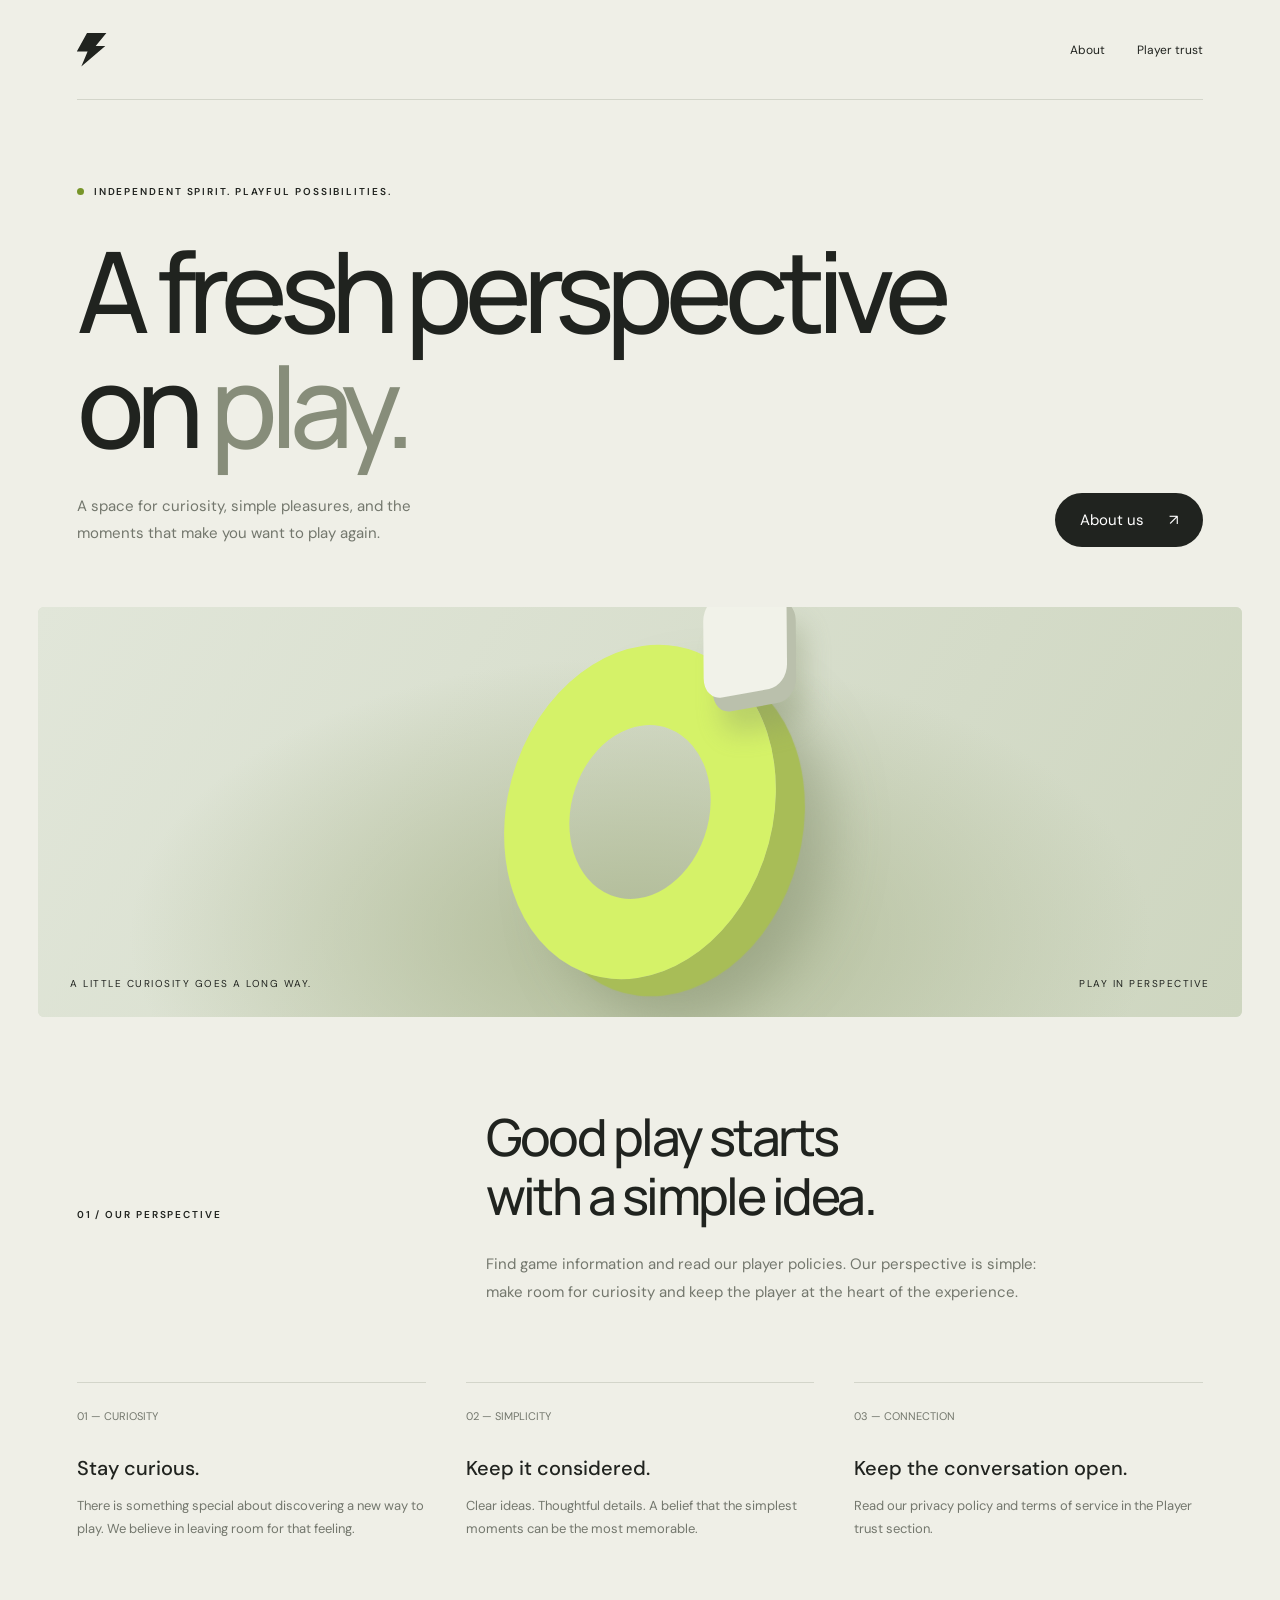
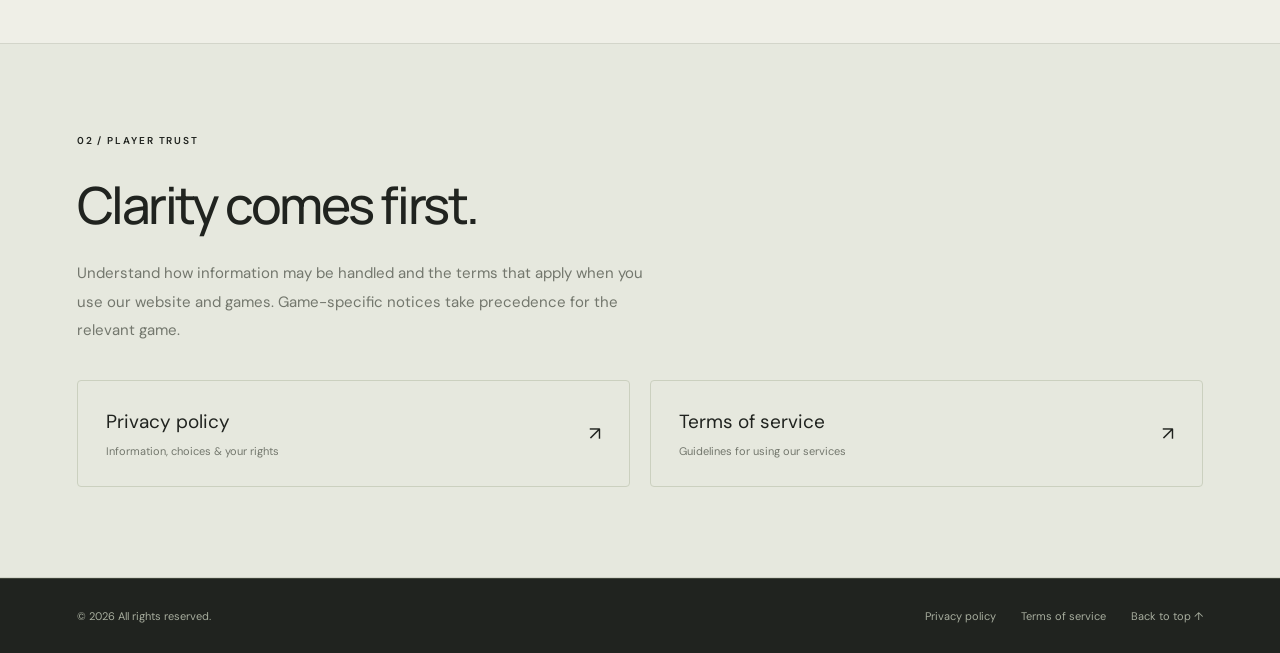
<file: index.html>
<!DOCTYPE html>
<html lang="en">
<head>
<meta charset="UTF-8"><meta name="viewport" content="width=device-width, initial-scale=1">
<meta name="description" content="A fresh perspective on play. Company information, player support, privacy policy and terms of service."><meta name="theme-color" content="#efefe7"><title>A fresh perspective on play.</title>
<style>
@import url('https://fonts.googleapis.com/css2?family=DM+Sans:wght@400;500;600;700&family=Manrope:wght@400;500;600;700;800&display=swap');
:root{--paper:#efefe7;--ink:#20231f;--muted:#73776d;--lime:#d5f268;--line:#d3d5ca}*{box-sizing:border-box}html{scroll-behavior:smooth;scroll-padding-top:100px}body{margin:0;background:var(--paper);color:var(--ink);font:15px 'DM Sans',Arial,sans-serif}a{color:inherit;text-decoration:none}button{font:inherit;cursor:pointer}header{height:100px;display:flex;align-items:center;justify-content:space-between;margin:0 6%;border-bottom:1px solid var(--line)}.brand{display:flex;gap:12px;align-items:center;font-size:13px;letter-spacing:.04em;font-weight:800}.mark{height:34px;width:30px;background:var(--ink);clip-path:polygon(35% 0,100% 0,63% 40%,95% 40%,15% 100%,36% 56%,0 56%)}nav{display:flex;gap:32px;align-items:center;font-size:12px}nav a:hover,footer a:hover{color:#71872b}.pill{border:1px solid var(--ink);border-radius:40px;padding:12px 20px;display:inline-flex;gap:25px;align-items:center}.hero{padding:85px 6% 60px;position:relative;overflow:hidden}.eyebrow{text-transform:uppercase;font-size:10px;letter-spacing:.19em;display:flex;gap:10px;align-items:center;font-weight:600}.dot{width:7px;height:7px;background:#779529;border-radius:50%;display:inline-block}h1{font-family:Manrope,Arial,sans-serif;font-size:clamp(64px,8.8vw,136px);font-weight:500;letter-spacing:-.075em;line-height:1.02;margin:35px 0 30px;position:relative;z-index:1}h1 span{color:#878d7a}.hero-bottom{display:flex;justify-content:space-between;align-items:end;gap:30px}.hero-bottom p{color:var(--muted);max-width:340px;line-height:1.8;margin:0}.solid{background:var(--ink);color:white;border:0;padding:17px 25px}.visual{height:410px;margin:0 3%;border-radius:6px;background:#d9dfcf;overflow:hidden;position:relative;display:flex;align-items:center;justify-content:center}.visual:before{content:'';position:absolute;inset:0;background:radial-gradient(ellipse at 50% 80%,#afba95,transparent 60%),linear-gradient(120deg,#e1e6d9,#ced6c0)}.orbit{width:300px;height:300px;border:72px solid var(--lime);border-radius:50%;transform:rotate(-32deg) skew(-14deg);box-shadow:23px 30px 1px #a8bd57,40px 65px 50px #89957588;position:relative}.orbit:after{content:'';position:absolute;width:92px;height:92px;background:#f1f2e9;right:-125px;top:-56px;border-radius:20px;transform:rotate(20deg);box-shadow:10px 14px 0 #bac0ac,20px 35px 25px #84906a55}.visual-label{position:absolute;bottom:27px;left:32px;font-size:10px;letter-spacing:.15em}.visual-label.right{left:auto;right:32px}.section{padding:90px 6%;border-bottom:1px solid var(--line)}.intro{display:grid;grid-template-columns:1fr 2fr;gap:50px}h2{font-family:Manrope,Arial,sans-serif;font-weight:500;letter-spacing:-.05em;font-size:clamp(32px,4vw,58px);line-height:1.15;margin:0 0 25px}.copy{color:var(--muted);line-height:1.9;max-width:570px}.values{display:grid;grid-template-columns:repeat(3,1fr);gap:40px;margin-top:60px}.value{border-top:1px solid var(--line);padding-top:22px}.num{font-size:11px;color:var(--muted)}h3{font-size:20px;font-weight:500;margin:30px 0 10px}.value p{font-size:13px;line-height:1.8;color:var(--muted)}.policies{background:#e6e8de}.policy-links{display:grid;grid-template-columns:1fr 1fr;gap:20px;margin-top:35px}.policy-link{border:1px solid #cbd0bf;background:transparent;padding:28px;text-align:left;display:flex;justify-content:space-between;align-items:center;font-size:19px;border-radius:4px}.policy-link:hover{background:var(--lime)}.policy-link small{display:block;font-size:11px;color:var(--muted);margin-top:10px}.contact{background:var(--ink);color:var(--paper);padding:75px 6%}.contact .eyebrow{color:#b0b7a4}.contact h2{margin-top:28px}.email{display:inline-block;font-size:clamp(18px,3.4vw,46px);letter-spacing:-.035em;border-bottom:1px solid #777c6f;padding-bottom:12px;margin-top:12px;overflow-wrap:anywhere}footer{background:var(--ink);color:#a7ad9e;display:flex;justify-content:space-between;padding:30px 6%;border-top:1px solid #3f443a;font-size:11px;gap:20px}footer div{display:flex;gap:25px}dialog{width:min(800px,92vw);max-height:85vh;border:0;border-radius:12px;background:var(--paper);color:var(--ink);padding:0;box-shadow:0 30px 100px #0005}dialog::backdrop{background:#151a14aa;backdrop-filter:blur(7px)}.dialog-head{position:sticky;top:0;background:var(--paper);padding:22px 30px;display:flex;justify-content:space-between;align-items:center;border-bottom:1px solid var(--line)}.close{border:1px solid var(--line);background:transparent;border-radius:50%;width:36px;height:36px;font-size:22px}.legal{padding:25px 35px 40px;line-height:1.8;font-size:14px}.legal h2{font-size:36px}.legal h3{font-size:18px;margin-top:28px}.legal a{text-decoration:underline}.legal p,.legal li{color:#626859}.legal .note{padding:15px;background:#e1e6d5;font-size:12px}::selection{background:var(--lime);color:var(--ink)}@media(max-width:700px){header{height:80px}nav{gap:16px}nav .pill{display:none}.hero{padding-top:55px}h1{font-size:66px}.hero-bottom{align-items:start;flex-direction:column}.visual{height:320px;margin:0 4%}.orbit{width:210px;height:210px;border-width:50px}.orbit:after{width:65px;height:65px;right:-90px}.visual-label.right{display:none}.section{padding:60px 6%}.intro{grid-template-columns:1fr;gap:25px}.values{grid-template-columns:1fr;gap:20px;margin-top:30px}.value h3{margin-top:20px}.policy-links{grid-template-columns:1fr}.contact{padding:60px 6%}footer{flex-direction:column}.legal{padding:25px}.brand{font-size:11px}.dialog-head{padding:15px 22px}}
</style>
</head>
<body>
<header><a class="brand" href="#" aria-label="Home"><span class="mark"></span></a><nav aria-label="Main navigation"><a href="#about">About</a><a href="#trust">Player trust</a></nav></header>
<main><section class="hero"><div class="eyebrow"><span class="dot"></span> Independent spirit. Playful possibilities.</div><h1>A fresh perspective<br>on <span>play.</span></h1><div class="hero-bottom"><p>A space for curiosity, simple pleasures, and the moments that make you want to play again.</p><a class="pill solid" href="#about">About us <span>↗</span></a></div></section>
<div class="visual" role="img" aria-label="Sculptural lime green ring and floating ivory cube"><div class="orbit"></div><span class="visual-label">A LITTLE CURIOSITY GOES A LONG WAY.</span><span class="visual-label right">PLAY IN PERSPECTIVE</span></div>
<section id="about" class="section"><div class="intro"><div class="eyebrow">01 / Our perspective</div><div><h2>Good play starts<br>with a simple idea.</h2><p class="copy">Find game information and read our player policies. Our perspective is simple: make room for curiosity and keep the player at the heart of the experience.</p></div></div><div class="values"><article class="value"><span class="num">01 — CURIOSITY</span><h3>Stay curious.</h3><p>There is something special about discovering a new way to play. We believe in leaving room for that feeling.</p></article><article class="value"><span class="num">02 — SIMPLICITY</span><h3>Keep it considered.</h3><p>Clear ideas. Thoughtful details. A belief that the simplest moments can be the most memorable.</p></article><article class="value"><span class="num">03 — CONNECTION</span><h3>Keep the conversation open.</h3><p>Read our privacy policy and terms of service in the Player trust section.</p></article></div></section>
<section id="trust" class="section policies"><div class="eyebrow">02 / Player trust</div><h2 style="margin-top:28px">Clarity comes first.</h2><p class="copy">Understand how information may be handled and the terms that apply when you use our website and games. Game-specific notices take precedence for the relevant game.</p><div class="policy-links"><a class="policy-link" href="privacy.html"> <span>Privacy policy<small>Information, choices & your rights</small></span><span>↗</span></a><a class="policy-link" href="terms.html"><span>Terms of service<small>Guidelines for using our services</small></span><span>↗</span></a></div></section>
</main>
<footer><span>© <span id="year">2026</span> All rights reserved.</span><div><a href="privacy.html">Privacy policy</a><a href="terms.html">Terms of service</a><a href="#">Back to top ↑</a></div></footer>

<script>if(location.hash==='#privacy')location.replace('privacy.html');if(location.hash==='#terms')location.replace('terms.html');document.getElementById('year').textContent=new Date().getFullYear();</script></body></html>
</file>
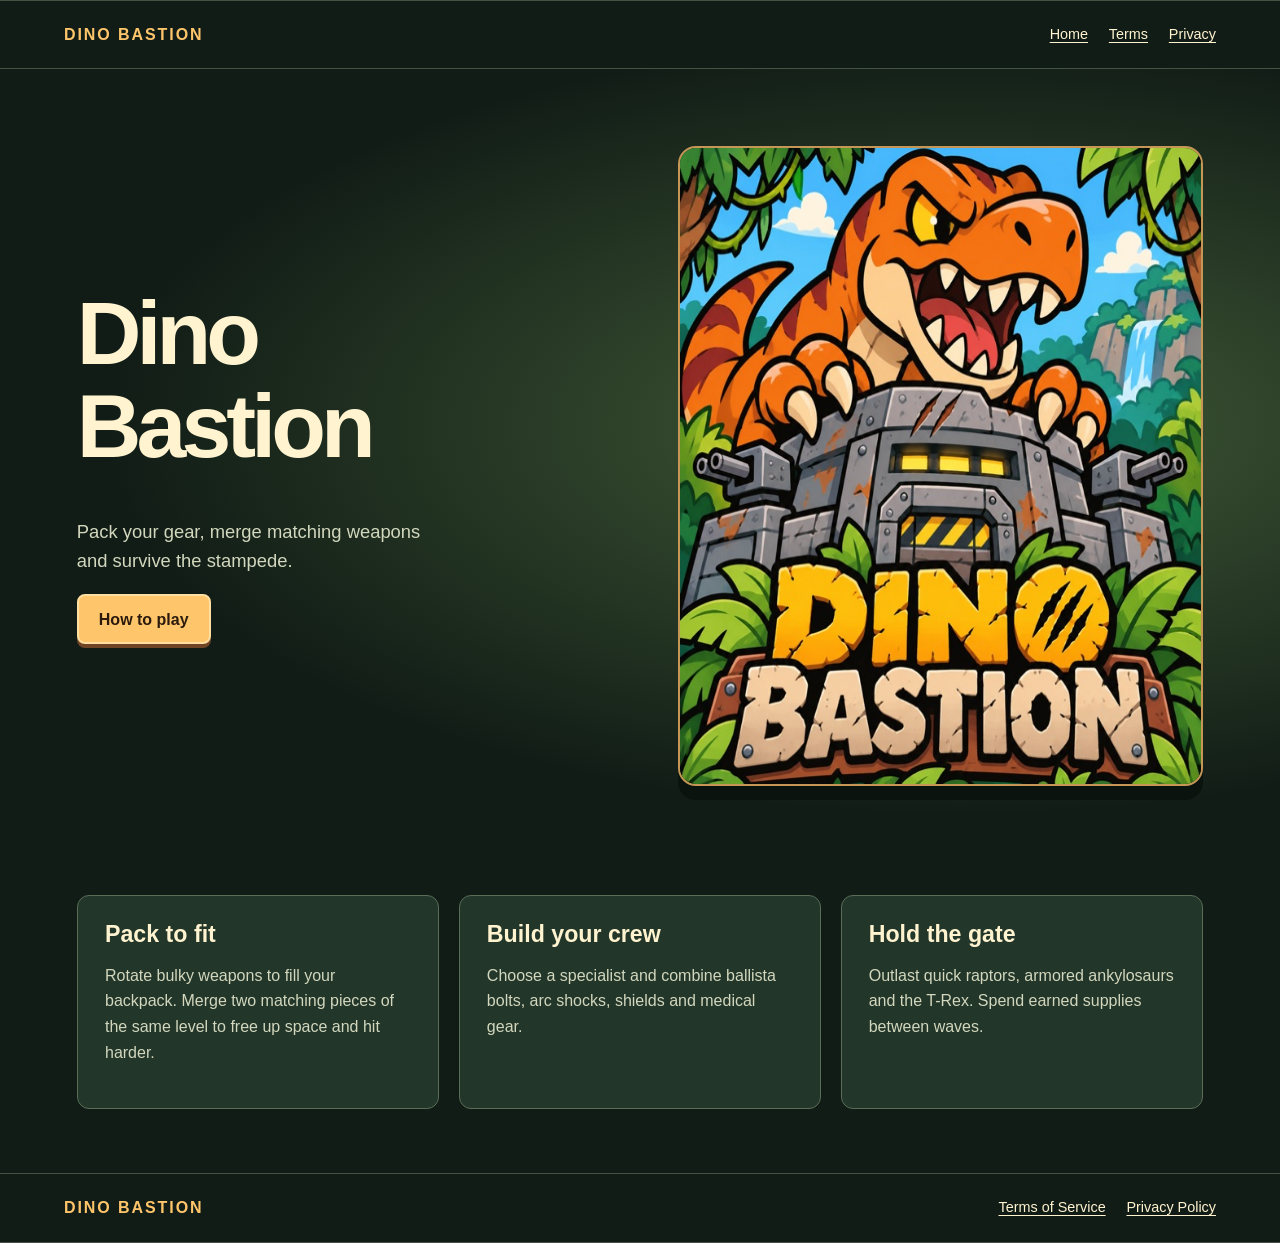
<file: dino-bastion/index.html>
<!doctype html><html lang="en"><head><meta charset="utf-8"><meta name="viewport" content="width=device-width,initial-scale=1"><meta name="description" content="Dino Bastion, a dinosaur survival backpack strategy game."><title>Dino Bastion — Backpack Survival</title><link rel="stylesheet" href="style.css"></head><body><header><a class="brand" href="index.html">DINO BASTION</a><nav aria-label="Main"><a href="index.html">Home</a><a href="terms.html">Terms</a><a href="privacy.html">Privacy</a></nav></header><main><section class="hero"><div><h1>Dino<br>Bastion</h1><p>Pack your gear, merge matching weapons and survive the stampede.</p><a class="cta" href="#how-to-play">How to play</a></div><img src="cover.jpg" alt="A cartoon Tyrannosaurus looming over the Dino Bastion gate" width="640" height="640"></section><section class="features" id="how-to-play" aria-label="How to play"><article><h2>Pack to fit</h2><p>Rotate bulky weapons to fill your backpack. Merge two matching pieces of the same level to free up space and hit harder.</p></article><article><h2>Build your crew</h2><p>Choose a specialist and combine ballista bolts, arc shocks, shields and medical gear.</p></article><article><h2>Hold the gate</h2><p>Outlast quick raptors, armored ankylosaurs and the T-Rex. Spend earned supplies between waves.</p></article></section></main><footer><a class="brand" href="index.html">DINO BASTION</a><nav aria-label="Legal"><a href="terms.html">Terms of Service</a><a href="privacy.html">Privacy Policy</a></nav></footer></body></html>
</file>
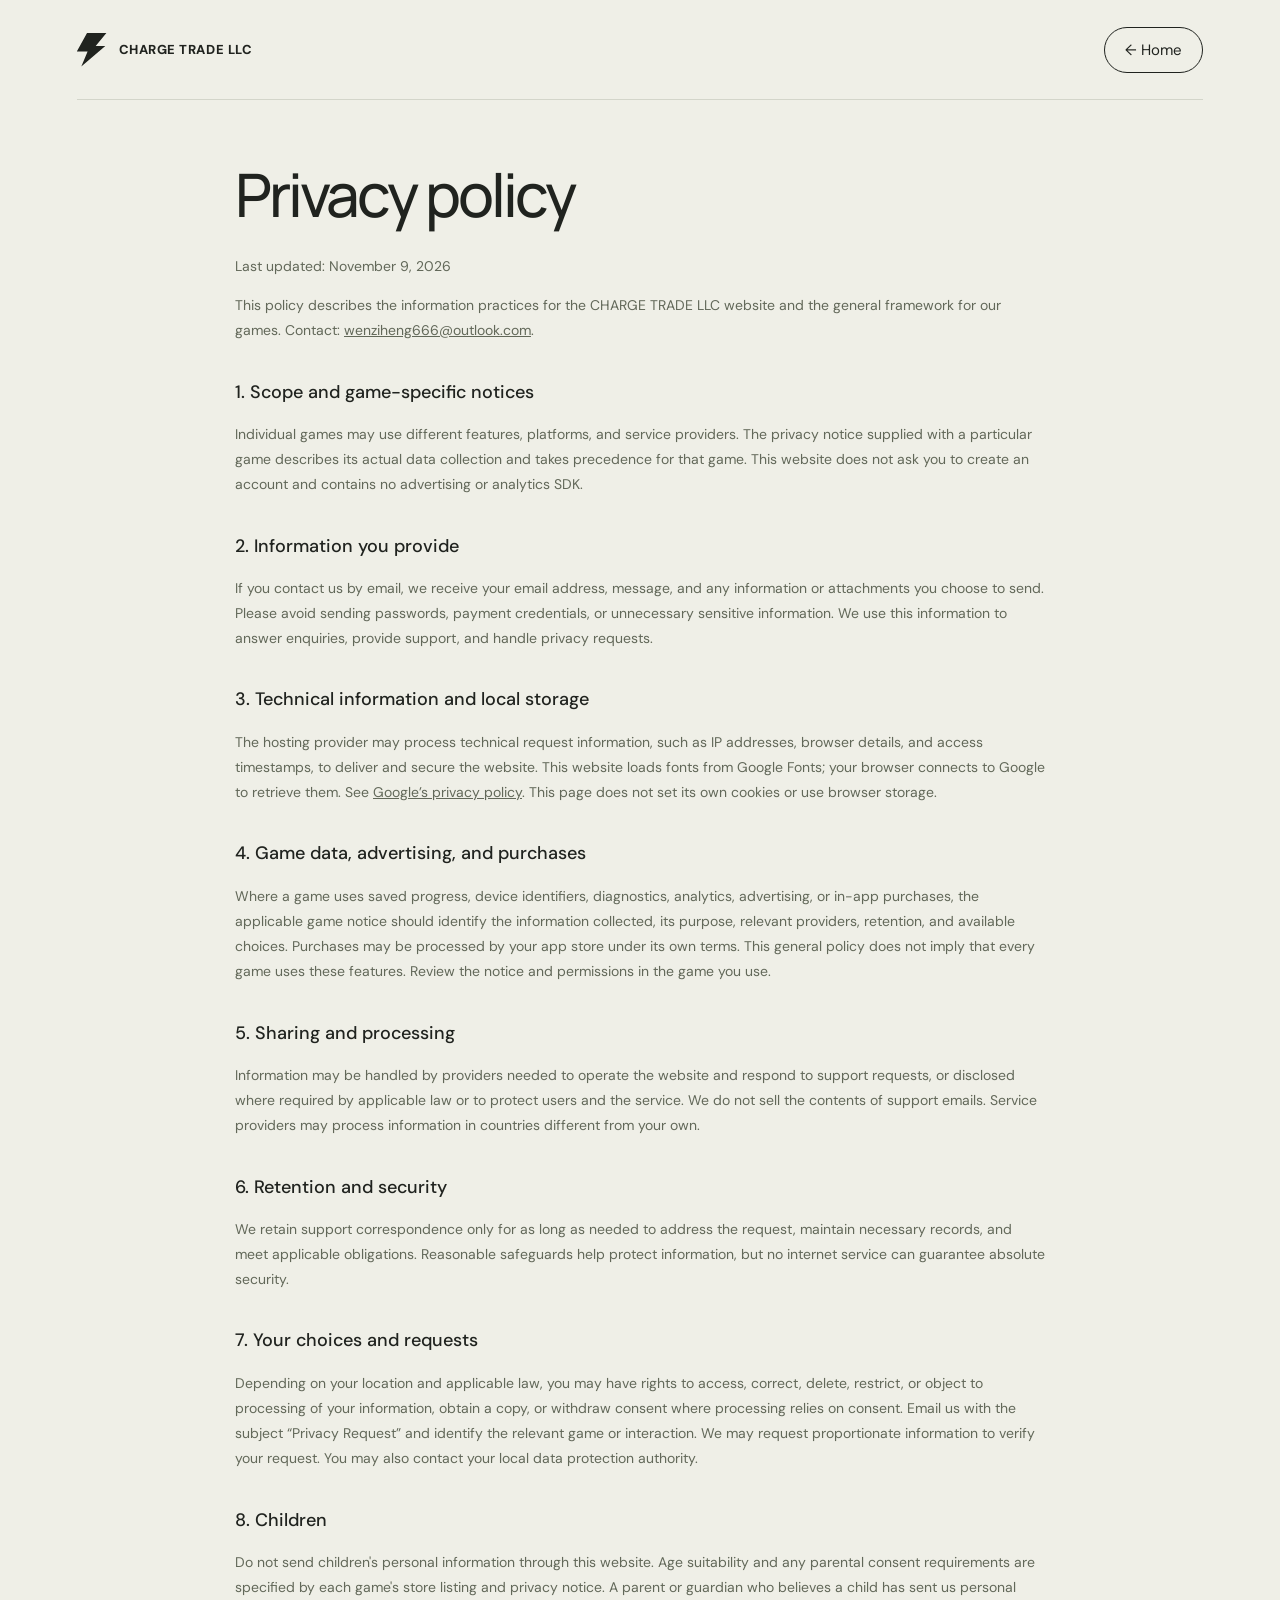
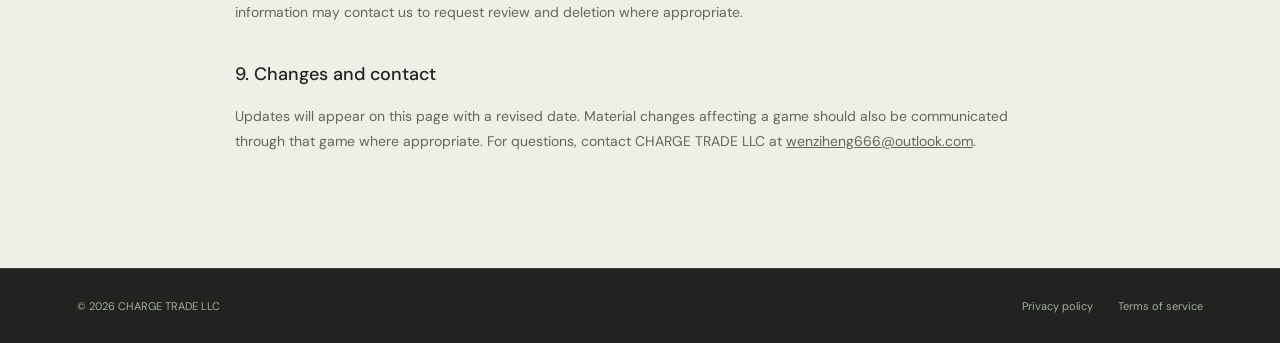
<file: privacy.html>
<!DOCTYPE html><html lang="en"><head><meta charset="UTF-8"><meta name="viewport" content="width=device-width, initial-scale=1"><title>Privacy Policy | CHARGE TRADE LLC</title><style>
@import url('https://fonts.googleapis.com/css2?family=DM+Sans:wght@400;500;600;700&family=Manrope:wght@400;500;600;700;800&display=swap');
:root{--paper:#efefe7;--ink:#20231f;--muted:#73776d;--lime:#d5f268;--line:#d3d5ca}*{box-sizing:border-box}html{scroll-behavior:smooth;scroll-padding-top:100px}body{margin:0;background:var(--paper);color:var(--ink);font:15px 'DM Sans',Arial,sans-serif}a{color:inherit;text-decoration:none}button{font:inherit;cursor:pointer}header{height:100px;display:flex;align-items:center;justify-content:space-between;margin:0 6%;border-bottom:1px solid var(--line)}.brand{display:flex;gap:12px;align-items:center;font-size:13px;letter-spacing:.04em;font-weight:800}.mark{height:34px;width:30px;background:var(--ink);clip-path:polygon(35% 0,100% 0,63% 40%,95% 40%,15% 100%,36% 56%,0 56%)}nav{display:flex;gap:32px;align-items:center;font-size:12px}nav a:hover,footer a:hover{color:#71872b}.pill{border:1px solid var(--ink);border-radius:40px;padding:12px 20px;display:inline-flex;gap:25px;align-items:center}.hero{padding:85px 6% 60px;position:relative;overflow:hidden}.eyebrow{text-transform:uppercase;font-size:10px;letter-spacing:.19em;display:flex;gap:10px;align-items:center;font-weight:600}.dot{width:7px;height:7px;background:#779529;border-radius:50%;display:inline-block}h1{font-family:Manrope,Arial,sans-serif;font-size:clamp(64px,8.8vw,136px);font-weight:500;letter-spacing:-.075em;line-height:1.02;margin:35px 0 30px;position:relative;z-index:1}h1 span{color:#878d7a}.hero-bottom{display:flex;justify-content:space-between;align-items:end;gap:30px}.hero-bottom p{color:var(--muted);max-width:340px;line-height:1.8;margin:0}.solid{background:var(--ink);color:white;border:0;padding:17px 25px}.visual{height:410px;margin:0 3%;border-radius:6px;background:#d9dfcf;overflow:hidden;position:relative;display:flex;align-items:center;justify-content:center}.visual:before{content:'';position:absolute;inset:0;background:radial-gradient(ellipse at 50% 80%,#afba95,transparent 60%),linear-gradient(120deg,#e1e6d9,#ced6c0)}.orbit{width:300px;height:300px;border:72px solid var(--lime);border-radius:50%;transform:rotate(-32deg) skew(-14deg);box-shadow:23px 30px 1px #a8bd57,40px 65px 50px #89957588;position:relative}.orbit:after{content:'';position:absolute;width:92px;height:92px;background:#f1f2e9;right:-125px;top:-56px;border-radius:20px;transform:rotate(20deg);box-shadow:10px 14px 0 #bac0ac,20px 35px 25px #84906a55}.visual-label{position:absolute;bottom:27px;left:32px;font-size:10px;letter-spacing:.15em}.visual-label.right{left:auto;right:32px}.section{padding:90px 6%;border-bottom:1px solid var(--line)}.intro{display:grid;grid-template-columns:1fr 2fr;gap:50px}h2{font-family:Manrope,Arial,sans-serif;font-weight:500;letter-spacing:-.05em;font-size:clamp(32px,4vw,58px);line-height:1.15;margin:0 0 25px}.copy{color:var(--muted);line-height:1.9;max-width:570px}.values{display:grid;grid-template-columns:repeat(3,1fr);gap:40px;margin-top:60px}.value{border-top:1px solid var(--line);padding-top:22px}.num{font-size:11px;color:var(--muted)}h3{font-size:20px;font-weight:500;margin:30px 0 10px}.value p{font-size:13px;line-height:1.8;color:var(--muted)}.policies{background:#e6e8de}.policy-links{display:grid;grid-template-columns:1fr 1fr;gap:20px;margin-top:35px}.policy-link{border:1px solid #cbd0bf;background:transparent;padding:28px;text-align:left;display:flex;justify-content:space-between;align-items:center;font-size:19px;border-radius:4px}.policy-link:hover{background:var(--lime)}.policy-link small{display:block;font-size:11px;color:var(--muted);margin-top:10px}.contact{background:var(--ink);color:var(--paper);padding:75px 6%}.contact .eyebrow{color:#b0b7a4}.contact h2{margin-top:28px}.email{display:inline-block;font-size:clamp(18px,3.4vw,46px);letter-spacing:-.035em;border-bottom:1px solid #777c6f;padding-bottom:12px;margin-top:12px;overflow-wrap:anywhere}footer{background:var(--ink);color:#a7ad9e;display:flex;justify-content:space-between;padding:30px 6%;border-top:1px solid #3f443a;font-size:11px;gap:20px}footer div{display:flex;gap:25px}dialog{width:min(800px,92vw);max-height:85vh;border:0;border-radius:12px;background:var(--paper);color:var(--ink);padding:0;box-shadow:0 30px 100px #0005}dialog::backdrop{background:#151a14aa;backdrop-filter:blur(7px)}.dialog-head{position:sticky;top:0;background:var(--paper);padding:22px 30px;display:flex;justify-content:space-between;align-items:center;border-bottom:1px solid var(--line)}.close{border:1px solid var(--line);background:transparent;border-radius:50%;width:36px;height:36px;font-size:22px}.legal{padding:25px 35px 40px;line-height:1.8;font-size:14px}.legal h2{font-size:36px}.legal h3{font-size:18px;margin-top:28px}.legal a{text-decoration:underline}.legal p,.legal li{color:#626859}.legal .note{padding:15px;background:#e1e6d5;font-size:12px}::selection{background:var(--lime);color:var(--ink)}@media(max-width:700px){header{height:80px}nav{gap:16px}nav .pill{display:none}.hero{padding-top:55px}h1{font-size:66px}.hero-bottom{align-items:start;flex-direction:column}.visual{height:320px;margin:0 4%}.orbit{width:210px;height:210px;border-width:50px}.orbit:after{width:65px;height:65px;right:-90px}.visual-label.right{display:none}.section{padding:60px 6%}.intro{grid-template-columns:1fr;gap:25px}.values{grid-template-columns:1fr;gap:20px;margin-top:30px}.value h3{margin-top:20px}.policy-links{grid-template-columns:1fr}.contact{padding:60px 6%}footer{flex-direction:column}.legal{padding:25px}.brand{font-size:11px}.dialog-head{padding:15px 22px}}

.legal-page{max-width:850px;margin:40px auto 80px;padding:0 20px}.legal-page .legal{padding:20px 0}.legal-page .legal h2{font-size:clamp(36px,7vw,60px)}.legal-page .legal h3{margin-top:32px}</style></head><body><header><a class="brand" href="index.html"><span class="mark"></span>CHARGE TRADE LLC</a><a class="pill" href="index.html">← Home</a></header><main class="legal-page"><article class="legal"><h2 id="privacy-title">Privacy policy</h2><p>Last updated: November 9, 2026</p><p>This policy describes the information practices for the CHARGE TRADE LLC website and the general framework for our games. Contact: <a href="mailto:wenziheng666@outlook.com">wenziheng666@outlook.com</a>.</p><h3>1. Scope and game-specific notices</h3><p>Individual games may use different features, platforms, and service providers. The privacy notice supplied with a particular game describes its actual data collection and takes precedence for that game. This website does not ask you to create an account and contains no advertising or analytics SDK.</p><h3>2. Information you provide</h3><p>If you contact us by email, we receive your email address, message, and any information or attachments you choose to send. Please avoid sending passwords, payment credentials, or unnecessary sensitive information. We use this information to answer enquiries, provide support, and handle privacy requests.</p><h3>3. Technical information and local storage</h3><p>The hosting provider may process technical request information, such as IP addresses, browser details, and access timestamps, to deliver and secure the website. This website loads fonts from Google Fonts; your browser connects to Google to retrieve them. See <a href="https://policies.google.com/privacy" target="_blank" rel="noopener noreferrer">Google’s privacy policy</a>. This page does not set its own cookies or use browser storage.</p><h3>4. Game data, advertising, and purchases</h3><p>Where a game uses saved progress, device identifiers, diagnostics, analytics, advertising, or in-app purchases, the applicable game notice should identify the information collected, its purpose, relevant providers, retention, and available choices. Purchases may be processed by your app store under its own terms. This general policy does not imply that every game uses these features. Review the notice and permissions in the game you use.</p><h3>5. Sharing and processing</h3><p>Information may be handled by providers needed to operate the website and respond to support requests, or disclosed where required by applicable law or to protect users and the service. We do not sell the contents of support emails. Service providers may process information in countries different from your own.</p><h3>6. Retention and security</h3><p>We retain support correspondence only for as long as needed to address the request, maintain necessary records, and meet applicable obligations. Reasonable safeguards help protect information, but no internet service can guarantee absolute security.</p><h3>7. Your choices and requests</h3><p>Depending on your location and applicable law, you may have rights to access, correct, delete, restrict, or object to processing of your information, obtain a copy, or withdraw consent where processing relies on consent. Email us with the subject “Privacy Request” and identify the relevant game or interaction. We may request proportionate information to verify your request. You may also contact your local data protection authority.</p><h3>8. Children</h3><p>Do not send children's personal information through this website. Age suitability and any parental consent requirements are specified by each game's store listing and privacy notice. A parent or guardian who believes a child has sent us personal information may contact us to request review and deletion where appropriate.</p><h3>9. Changes and contact</h3><p>Updates will appear on this page with a revised date. Material changes affecting a game should also be communicated through that game where appropriate. For questions, contact CHARGE TRADE LLC at <a href="mailto:wenziheng666@outlook.com">wenziheng666@outlook.com</a>.</p></article></main><footer><span>© 2026 CHARGE TRADE LLC</span><div><a href="privacy.html">Privacy policy</a><a href="terms.html">Terms of service</a></div></footer></body></html>
</file>
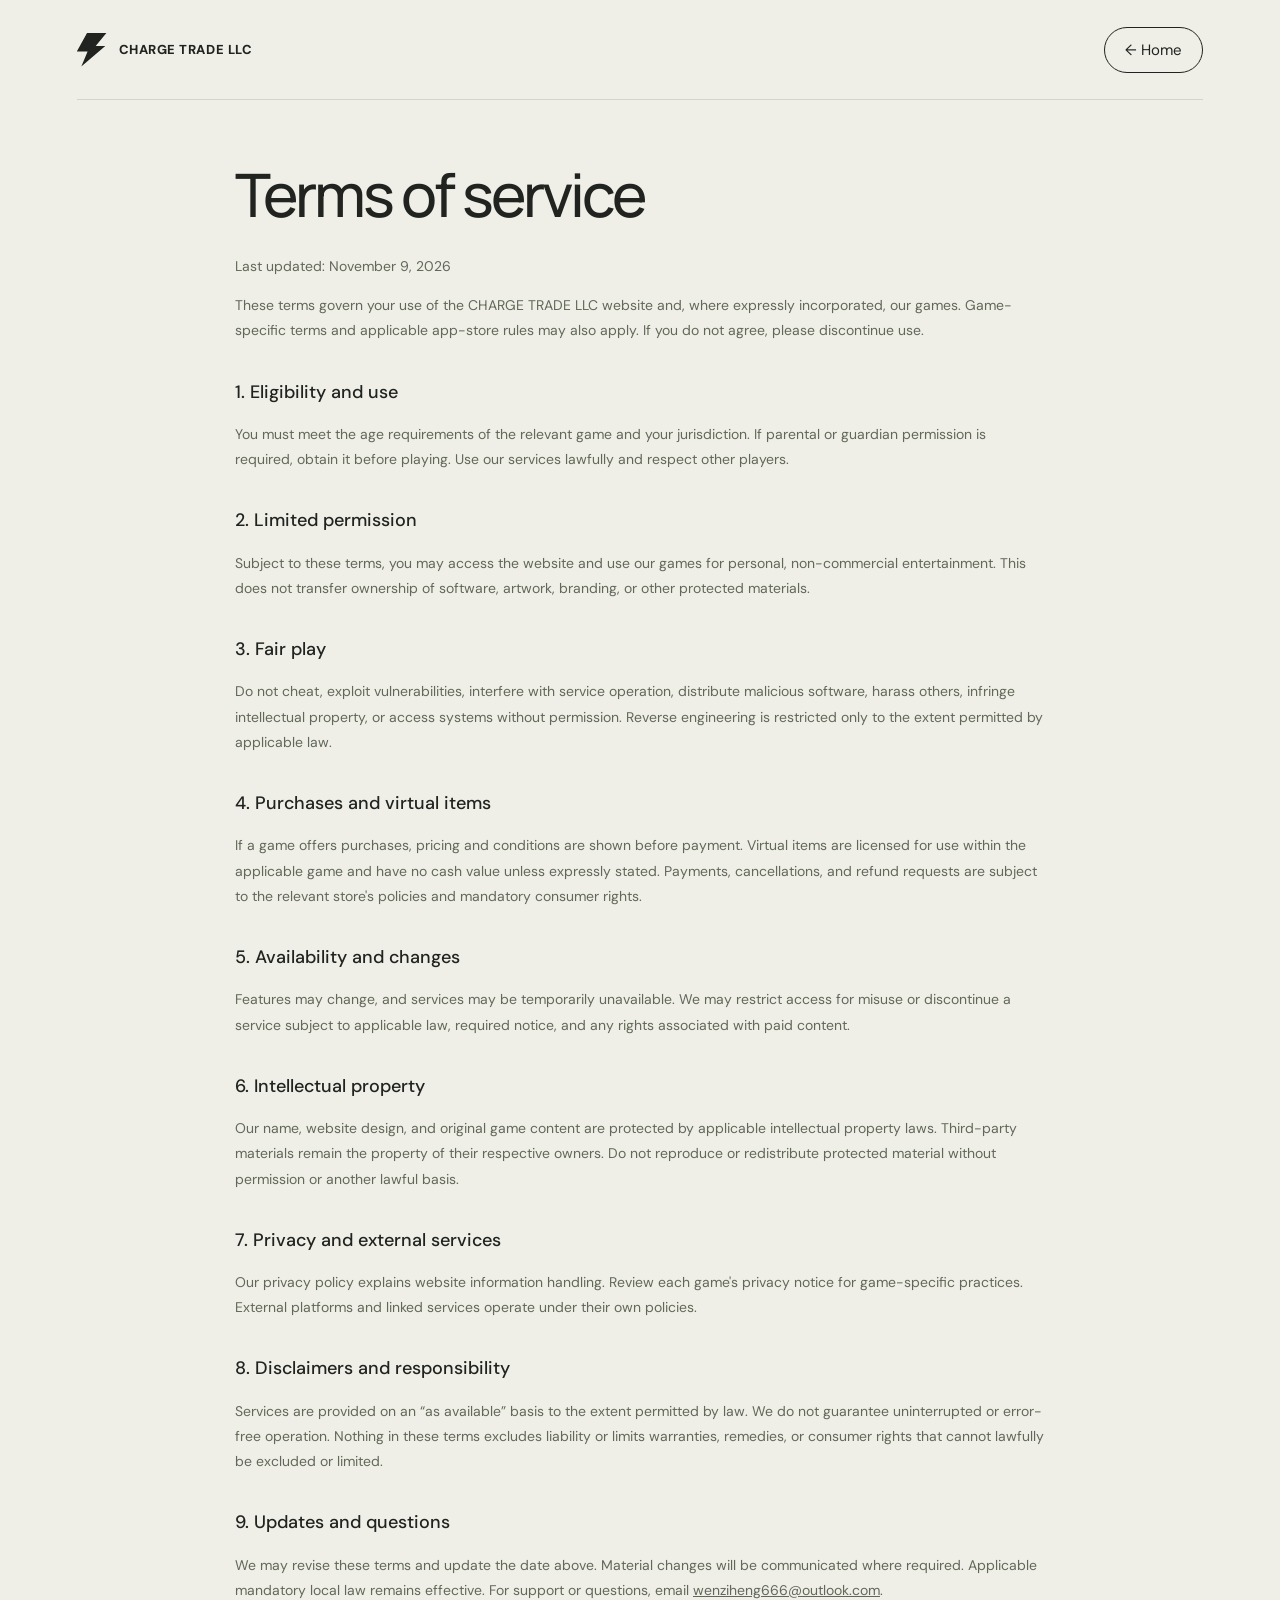
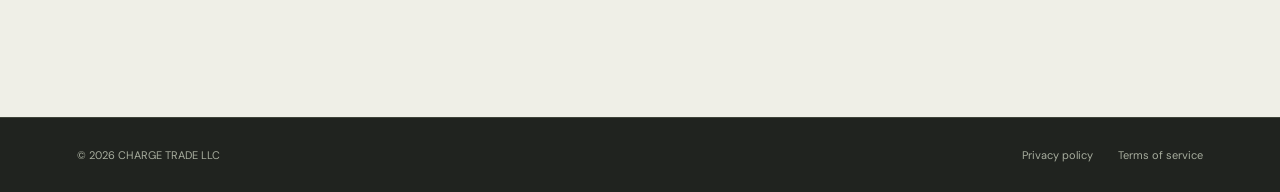
<file: terms.html>
<!DOCTYPE html><html lang="en"><head><meta charset="UTF-8"><meta name="viewport" content="width=device-width, initial-scale=1"><title>Terms of Service | CHARGE TRADE LLC</title><style>
@import url('https://fonts.googleapis.com/css2?family=DM+Sans:wght@400;500;600;700&family=Manrope:wght@400;500;600;700;800&display=swap');
:root{--paper:#efefe7;--ink:#20231f;--muted:#73776d;--lime:#d5f268;--line:#d3d5ca}*{box-sizing:border-box}html{scroll-behavior:smooth;scroll-padding-top:100px}body{margin:0;background:var(--paper);color:var(--ink);font:15px 'DM Sans',Arial,sans-serif}a{color:inherit;text-decoration:none}button{font:inherit;cursor:pointer}header{height:100px;display:flex;align-items:center;justify-content:space-between;margin:0 6%;border-bottom:1px solid var(--line)}.brand{display:flex;gap:12px;align-items:center;font-size:13px;letter-spacing:.04em;font-weight:800}.mark{height:34px;width:30px;background:var(--ink);clip-path:polygon(35% 0,100% 0,63% 40%,95% 40%,15% 100%,36% 56%,0 56%)}nav{display:flex;gap:32px;align-items:center;font-size:12px}nav a:hover,footer a:hover{color:#71872b}.pill{border:1px solid var(--ink);border-radius:40px;padding:12px 20px;display:inline-flex;gap:25px;align-items:center}.hero{padding:85px 6% 60px;position:relative;overflow:hidden}.eyebrow{text-transform:uppercase;font-size:10px;letter-spacing:.19em;display:flex;gap:10px;align-items:center;font-weight:600}.dot{width:7px;height:7px;background:#779529;border-radius:50%;display:inline-block}h1{font-family:Manrope,Arial,sans-serif;font-size:clamp(64px,8.8vw,136px);font-weight:500;letter-spacing:-.075em;line-height:1.02;margin:35px 0 30px;position:relative;z-index:1}h1 span{color:#878d7a}.hero-bottom{display:flex;justify-content:space-between;align-items:end;gap:30px}.hero-bottom p{color:var(--muted);max-width:340px;line-height:1.8;margin:0}.solid{background:var(--ink);color:white;border:0;padding:17px 25px}.visual{height:410px;margin:0 3%;border-radius:6px;background:#d9dfcf;overflow:hidden;position:relative;display:flex;align-items:center;justify-content:center}.visual:before{content:'';position:absolute;inset:0;background:radial-gradient(ellipse at 50% 80%,#afba95,transparent 60%),linear-gradient(120deg,#e1e6d9,#ced6c0)}.orbit{width:300px;height:300px;border:72px solid var(--lime);border-radius:50%;transform:rotate(-32deg) skew(-14deg);box-shadow:23px 30px 1px #a8bd57,40px 65px 50px #89957588;position:relative}.orbit:after{content:'';position:absolute;width:92px;height:92px;background:#f1f2e9;right:-125px;top:-56px;border-radius:20px;transform:rotate(20deg);box-shadow:10px 14px 0 #bac0ac,20px 35px 25px #84906a55}.visual-label{position:absolute;bottom:27px;left:32px;font-size:10px;letter-spacing:.15em}.visual-label.right{left:auto;right:32px}.section{padding:90px 6%;border-bottom:1px solid var(--line)}.intro{display:grid;grid-template-columns:1fr 2fr;gap:50px}h2{font-family:Manrope,Arial,sans-serif;font-weight:500;letter-spacing:-.05em;font-size:clamp(32px,4vw,58px);line-height:1.15;margin:0 0 25px}.copy{color:var(--muted);line-height:1.9;max-width:570px}.values{display:grid;grid-template-columns:repeat(3,1fr);gap:40px;margin-top:60px}.value{border-top:1px solid var(--line);padding-top:22px}.num{font-size:11px;color:var(--muted)}h3{font-size:20px;font-weight:500;margin:30px 0 10px}.value p{font-size:13px;line-height:1.8;color:var(--muted)}.policies{background:#e6e8de}.policy-links{display:grid;grid-template-columns:1fr 1fr;gap:20px;margin-top:35px}.policy-link{border:1px solid #cbd0bf;background:transparent;padding:28px;text-align:left;display:flex;justify-content:space-between;align-items:center;font-size:19px;border-radius:4px}.policy-link:hover{background:var(--lime)}.policy-link small{display:block;font-size:11px;color:var(--muted);margin-top:10px}.contact{background:var(--ink);color:var(--paper);padding:75px 6%}.contact .eyebrow{color:#b0b7a4}.contact h2{margin-top:28px}.email{display:inline-block;font-size:clamp(18px,3.4vw,46px);letter-spacing:-.035em;border-bottom:1px solid #777c6f;padding-bottom:12px;margin-top:12px;overflow-wrap:anywhere}footer{background:var(--ink);color:#a7ad9e;display:flex;justify-content:space-between;padding:30px 6%;border-top:1px solid #3f443a;font-size:11px;gap:20px}footer div{display:flex;gap:25px}dialog{width:min(800px,92vw);max-height:85vh;border:0;border-radius:12px;background:var(--paper);color:var(--ink);padding:0;box-shadow:0 30px 100px #0005}dialog::backdrop{background:#151a14aa;backdrop-filter:blur(7px)}.dialog-head{position:sticky;top:0;background:var(--paper);padding:22px 30px;display:flex;justify-content:space-between;align-items:center;border-bottom:1px solid var(--line)}.close{border:1px solid var(--line);background:transparent;border-radius:50%;width:36px;height:36px;font-size:22px}.legal{padding:25px 35px 40px;line-height:1.8;font-size:14px}.legal h2{font-size:36px}.legal h3{font-size:18px;margin-top:28px}.legal a{text-decoration:underline}.legal p,.legal li{color:#626859}.legal .note{padding:15px;background:#e1e6d5;font-size:12px}::selection{background:var(--lime);color:var(--ink)}@media(max-width:700px){header{height:80px}nav{gap:16px}nav .pill{display:none}.hero{padding-top:55px}h1{font-size:66px}.hero-bottom{align-items:start;flex-direction:column}.visual{height:320px;margin:0 4%}.orbit{width:210px;height:210px;border-width:50px}.orbit:after{width:65px;height:65px;right:-90px}.visual-label.right{display:none}.section{padding:60px 6%}.intro{grid-template-columns:1fr;gap:25px}.values{grid-template-columns:1fr;gap:20px;margin-top:30px}.value h3{margin-top:20px}.policy-links{grid-template-columns:1fr}.contact{padding:60px 6%}footer{flex-direction:column}.legal{padding:25px}.brand{font-size:11px}.dialog-head{padding:15px 22px}}

.legal-page{max-width:850px;margin:40px auto 80px;padding:0 20px}.legal-page .legal{padding:20px 0}.legal-page .legal h2{font-size:clamp(36px,7vw,60px)}.legal-page .legal h3{margin-top:32px}</style></head><body><header><a class="brand" href="index.html"><span class="mark"></span>CHARGE TRADE LLC</a><a class="pill" href="index.html">← Home</a></header><main class="legal-page"><article class="legal"><h2 id="terms-title">Terms of service</h2><p>Last updated: November 9, 2026</p><p>These terms govern your use of the CHARGE TRADE LLC website and, where expressly incorporated, our games. Game-specific terms and applicable app-store rules may also apply. If you do not agree, please discontinue use.</p><h3>1. Eligibility and use</h3><p>You must meet the age requirements of the relevant game and your jurisdiction. If parental or guardian permission is required, obtain it before playing. Use our services lawfully and respect other players.</p><h3>2. Limited permission</h3><p>Subject to these terms, you may access the website and use our games for personal, non-commercial entertainment. This does not transfer ownership of software, artwork, branding, or other protected materials.</p><h3>3. Fair play</h3><p>Do not cheat, exploit vulnerabilities, interfere with service operation, distribute malicious software, harass others, infringe intellectual property, or access systems without permission. Reverse engineering is restricted only to the extent permitted by applicable law.</p><h3>4. Purchases and virtual items</h3><p>If a game offers purchases, pricing and conditions are shown before payment. Virtual items are licensed for use within the applicable game and have no cash value unless expressly stated. Payments, cancellations, and refund requests are subject to the relevant store's policies and mandatory consumer rights.</p><h3>5. Availability and changes</h3><p>Features may change, and services may be temporarily unavailable. We may restrict access for misuse or discontinue a service subject to applicable law, required notice, and any rights associated with paid content.</p><h3>6. Intellectual property</h3><p>Our name, website design, and original game content are protected by applicable intellectual property laws. Third-party materials remain the property of their respective owners. Do not reproduce or redistribute protected material without permission or another lawful basis.</p><h3>7. Privacy and external services</h3><p>Our privacy policy explains website information handling. Review each game's privacy notice for game-specific practices. External platforms and linked services operate under their own policies.</p><h3>8. Disclaimers and responsibility</h3><p>Services are provided on an “as available” basis to the extent permitted by law. We do not guarantee uninterrupted or error-free operation. Nothing in these terms excludes liability or limits warranties, remedies, or consumer rights that cannot lawfully be excluded or limited.</p><h3>9. Updates and questions</h3><p>We may revise these terms and update the date above. Material changes will be communicated where required. Applicable mandatory local law remains effective. For support or questions, email <a href="mailto:wenziheng666@outlook.com">wenziheng666@outlook.com</a>.</p></article></main><footer><span>© 2026 CHARGE TRADE LLC</span><div><a href="privacy.html">Privacy policy</a><a href="terms.html">Terms of service</a></div></footer></body></html>
</file>
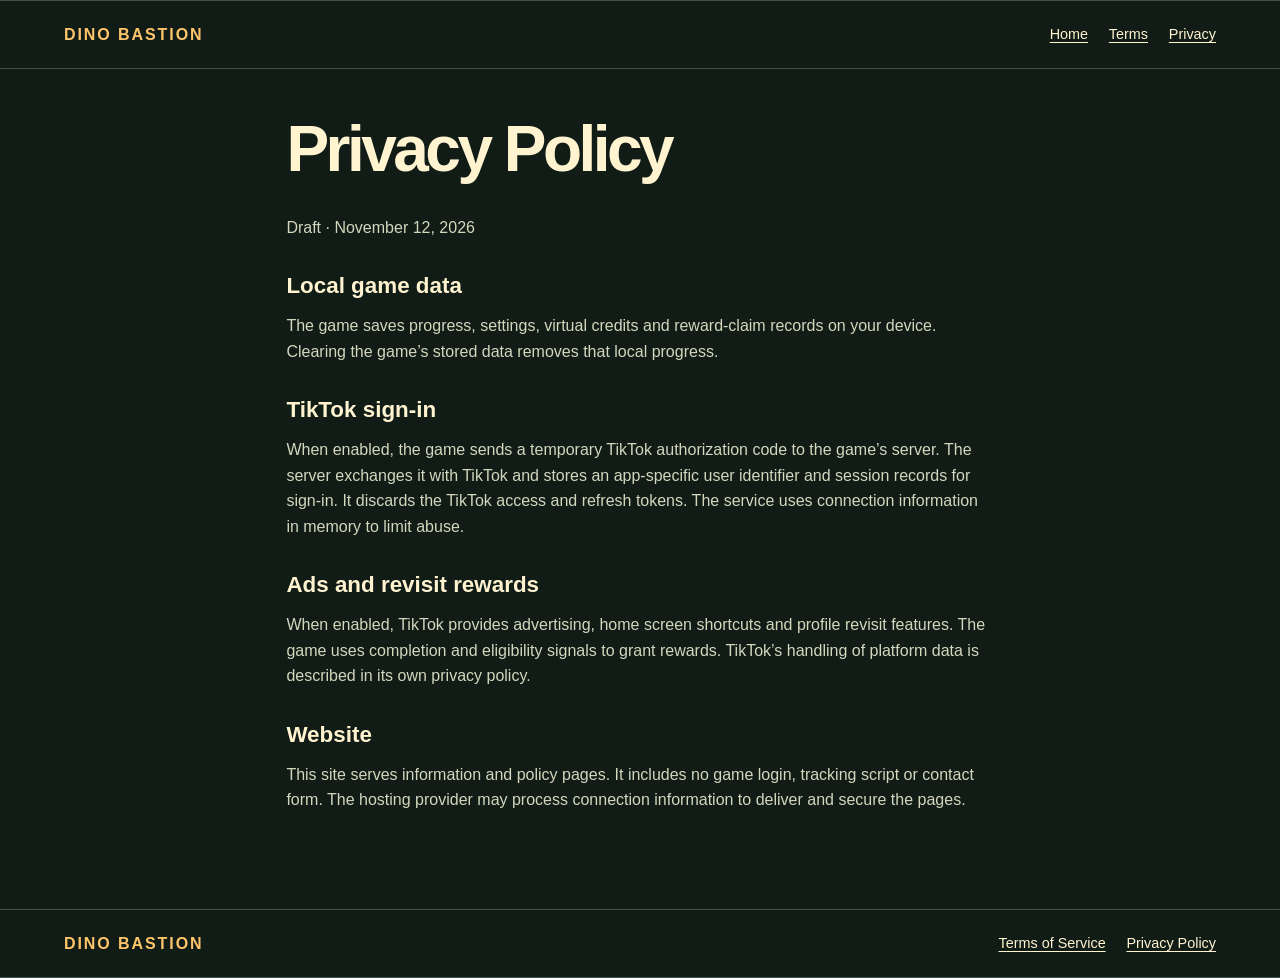
<file: dino-bastion/privacy.html>
<!doctype html><html lang="en"><head><meta charset="utf-8"><meta name="viewport" content="width=device-width,initial-scale=1"><meta name="description" content="Dino Bastion, a dinosaur survival backpack strategy game."><title>Privacy Policy — Dino Bastion</title><link rel="stylesheet" href="style.css"></head><body><header><a class="brand" href="index.html">DINO BASTION</a><nav aria-label="Main"><a href="index.html">Home</a><a href="terms.html">Terms</a><a href="privacy.html">Privacy</a></nav></header><main class="policy"><h1>Privacy Policy</h1><p>Draft · November 12, 2026</p><h2>Local game data</h2><p>The game saves progress, settings, virtual credits and reward-claim records on your device. Clearing the game’s stored data removes that local progress.</p><h2>TikTok sign-in</h2><p>When enabled, the game sends a temporary TikTok authorization code to the game’s server. The server exchanges it with TikTok and stores an app-specific user identifier and session records for sign-in. It discards the TikTok access and refresh tokens. The service uses connection information in memory to limit abuse.</p><h2>Ads and revisit rewards</h2><p>When enabled, TikTok provides advertising, home screen shortcuts and profile revisit features. The game uses completion and eligibility signals to grant rewards. TikTok’s handling of platform data is described in its own privacy policy.</p><h2>Website</h2><p>This site serves information and policy pages. It includes no game login, tracking script or contact form. The hosting provider may process connection information to deliver and secure the pages.</p></main><footer><a class="brand" href="index.html">DINO BASTION</a><nav aria-label="Legal"><a href="terms.html">Terms of Service</a><a href="privacy.html">Privacy Policy</a></nav></footer></body></html>
</file>
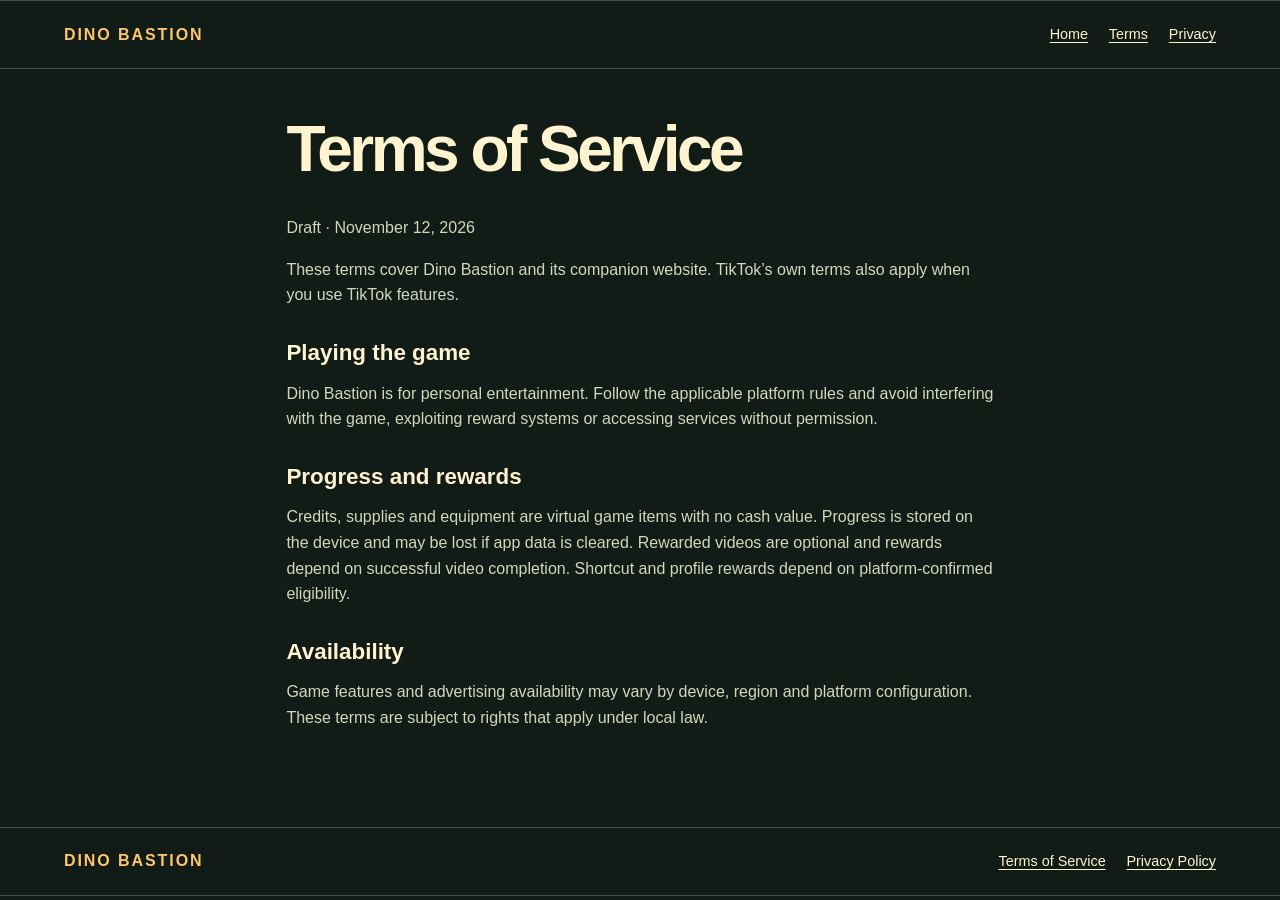
<file: dino-bastion/terms.html>
<!doctype html><html lang="en"><head><meta charset="utf-8"><meta name="viewport" content="width=device-width,initial-scale=1"><meta name="description" content="Dino Bastion, a dinosaur survival backpack strategy game."><title>Terms of Service — Dino Bastion</title><link rel="stylesheet" href="style.css"></head><body><header><a class="brand" href="index.html">DINO BASTION</a><nav aria-label="Main"><a href="index.html">Home</a><a href="terms.html">Terms</a><a href="privacy.html">Privacy</a></nav></header><main class="policy"><h1>Terms of Service</h1><p>Draft · November 12, 2026</p><p>These terms cover Dino Bastion and its companion website. TikTok’s own terms also apply when you use TikTok features.</p><h2>Playing the game</h2><p>Dino Bastion is for personal entertainment. Follow the applicable platform rules and avoid interfering with the game, exploiting reward systems or accessing services without permission.</p><h2>Progress and rewards</h2><p>Credits, supplies and equipment are virtual game items with no cash value. Progress is stored on the device and may be lost if app data is cleared. Rewarded videos are optional and rewards depend on successful video completion. Shortcut and profile rewards depend on platform-confirmed eligibility.</p><h2>Availability</h2><p>Game features and advertising availability may vary by device, region and platform configuration. These terms are subject to rights that apply under local law.</p></main><footer><a class="brand" href="index.html">DINO BASTION</a><nav aria-label="Legal"><a href="terms.html">Terms of Service</a><a href="privacy.html">Privacy Policy</a></nav></footer></body></html>
</file>
<file: dino-bastion/style.css>
:root{color-scheme:dark;--ink:#111c16;--paper:#fff3d0;--muted:#d2d7bd;--gold:#ffc56b}
*{box-sizing:border-box}
body{margin:0;background:var(--ink);color:var(--paper);font-family:"Trebuchet MS",sans-serif;line-height:1.6}
a{color:inherit;text-underline-offset:.24em}a:hover{color:var(--gold)}a:focus-visible{outline:2px solid var(--gold);outline-offset:4px}
header,footer{padding:1.3rem max(5vw,1rem);display:flex;align-items:center;justify-content:space-between;gap:1rem;flex-wrap:wrap;border-block:1px solid #435343}
nav{display:flex;gap:1.3rem;flex-wrap:wrap;font-size:.9rem}
.brand{font-weight:900;color:var(--gold);letter-spacing:.12em;text-decoration:none}
.hero{display:grid;grid-template-columns:1fr 1fr;gap:clamp(2rem,6vw,6rem);align-items:center;padding:clamp(2rem,6vw,6rem) 6vw;background:radial-gradient(ellipse at 75% 45%,#415b37,transparent 63%)}
.hero img{width:100%;border:2px solid #c59655;box-shadow:0 14px 0 #0a130e;border-radius:18px;display:block}
h1,h2{line-height:1.03;margin:0 0 .5em;font-weight:900}h1{font-size:clamp(3rem,7vw,7rem);letter-spacing:-.055em}h2{font-size:clamp(1.5rem,3vw,2.5rem)}
p{color:var(--muted)}.hero p{max-width:35ch;font-size:1.15rem}
.cta{display:inline-block;background:var(--gold);color:#2c1a0c;padding:.65rem 1.25rem;border:2px solid #ffdfa1;border-radius:8px;font-weight:bold;text-decoration:none;box-shadow:0 4px 0 #6f4526}.cta:hover{color:#2c1a0c;background:#ffda93}
.features{display:grid;grid-template-columns:repeat(3,1fr);gap:1.2rem;margin:2rem 6vw 4rem}.features article{padding:1.7rem;border:1px solid #5a6d56;border-radius:12px;background:#23362a}.features h2{font-size:1.45rem}
.policy{max-width:47rem;margin:auto;padding:3rem 1.4rem 5rem}.policy h1{font-size:clamp(2.6rem,6vw,4rem)}.policy h2{margin-top:1.5em;font-size:1.4rem}
@media(max-width:700px){.hero,.features{grid-template-columns:1fr}.hero img{max-width:500px}.features{margin-top:0}}
</file>
